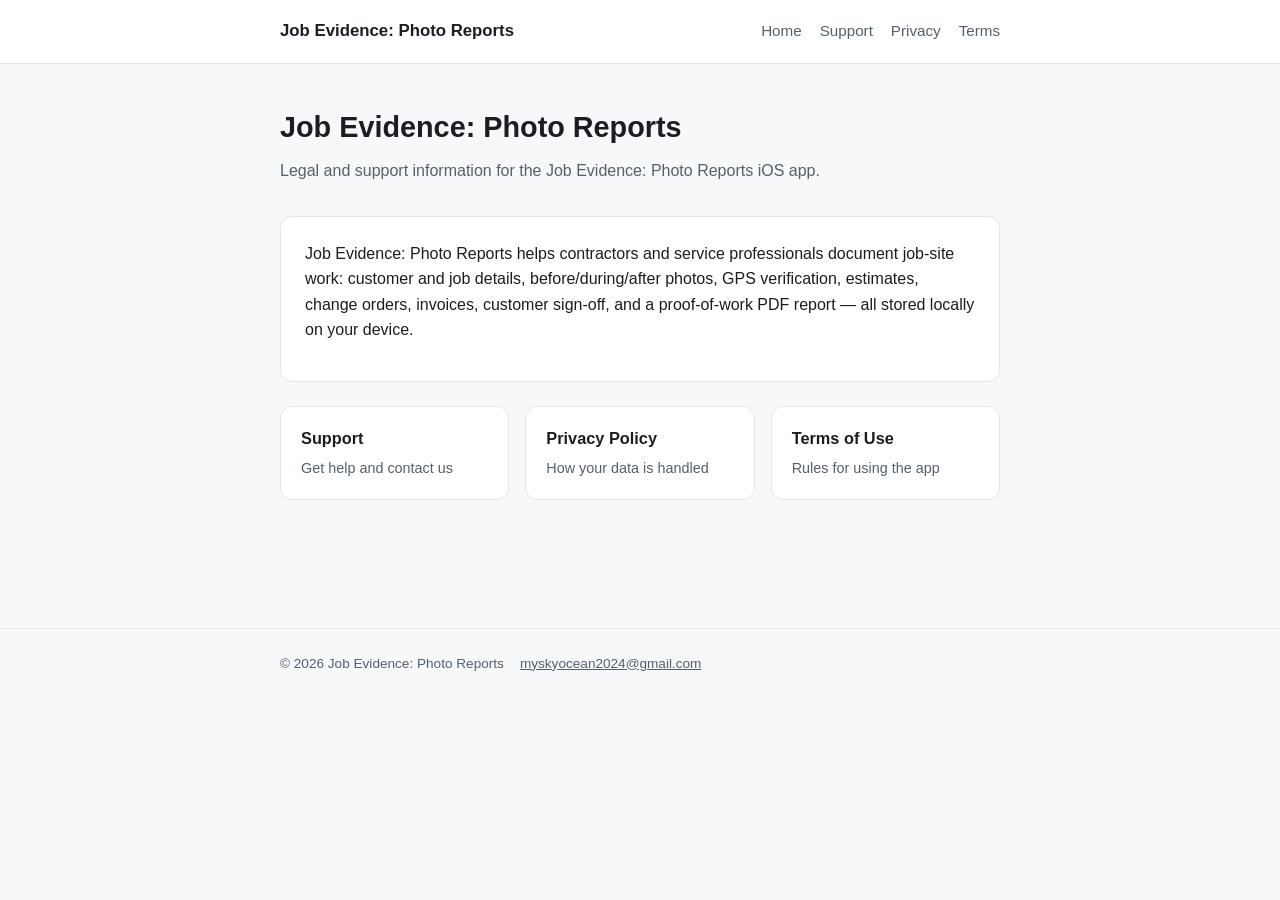
<file: index.html>
<!doctype html>
<html lang="en">
<head>
<meta charset="utf-8">
<meta name="viewport" content="width=device-width, initial-scale=1">
<title>Job Evidence: Photo Reports — Legal &amp; Support</title>
<link rel="stylesheet" href="assets/style.css">
</head>
<body>
<header class="site-header">
  <div class="site-header-inner">
    <a class="brand" href="index.html">Job Evidence: Photo Reports</a>
    <nav class="site-nav">
      <a href="index.html">Home</a>
      <a href="support/index.html">Support</a>
      <a href="privacy/index.html">Privacy</a>
      <a href="terms/index.html">Terms</a>
    </nav>
  </div>
</header>

<main>
  <h1>Job Evidence: Photo Reports</h1>
  <p class="subtitle">Legal and support information for the Job Evidence: Photo Reports iOS app.</p>

  <div class="card">
    <p>Job Evidence: Photo Reports helps contractors and service professionals document job-site work: customer and job details, before/during/after photos, GPS verification, estimates, change orders, invoices, customer sign-off, and a proof-of-work PDF report — all stored locally on your device.</p>
  </div>

  <div class="card-grid">
    <a class="card-link" href="support/index.html">
      <strong>Support</strong>
      <span>Get help and contact us</span>
    </a>
    <a class="card-link" href="privacy/index.html">
      <strong>Privacy Policy</strong>
      <span>How your data is handled</span>
    </a>
    <a class="card-link" href="terms/index.html">
      <strong>Terms of Use</strong>
      <span>Rules for using the app</span>
    </a>
  </div>
</main>

<footer class="site-footer">
  <div class="site-footer-inner">
    <span>&copy; 2026 Job Evidence: Photo Reports</span>
    <a href="mailto:myskyocean2024@gmail.com">myskyocean2024@gmail.com</a>
  </div>
</footer>
</body>
</html>
</file>
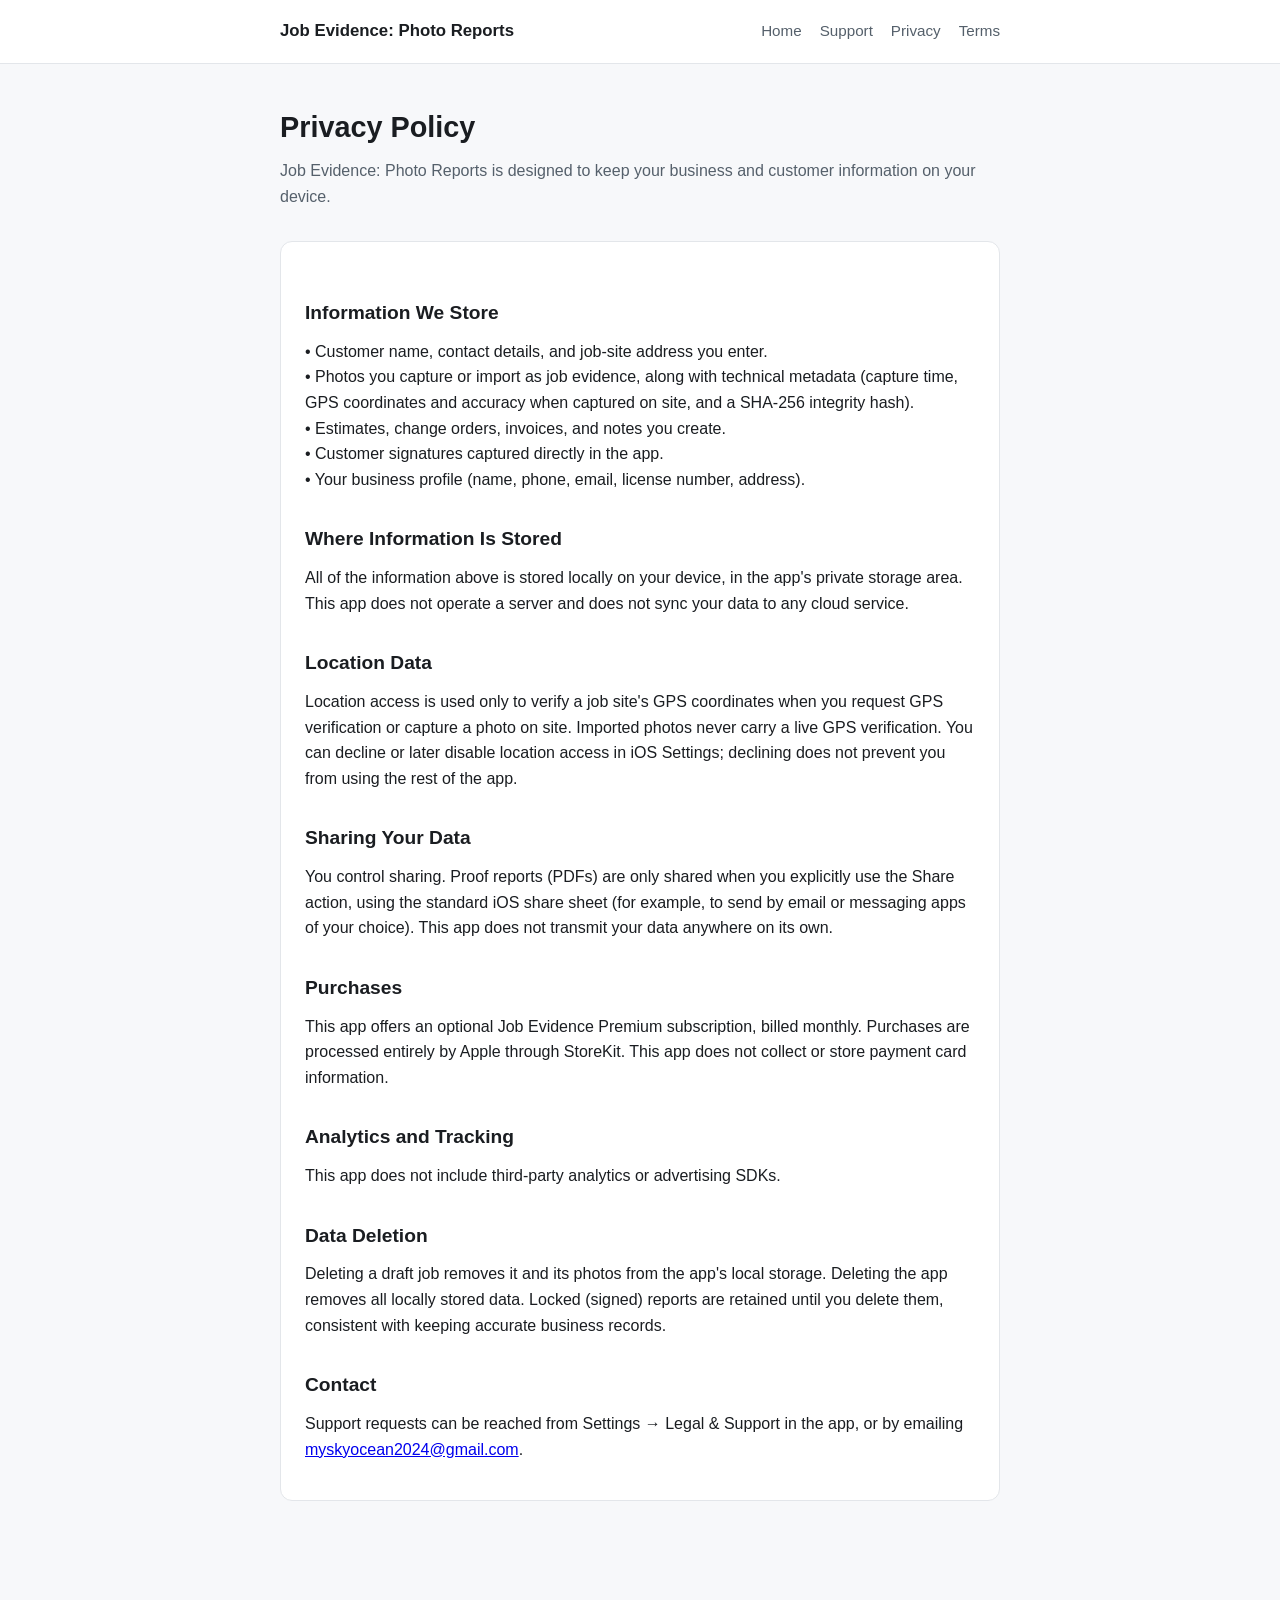
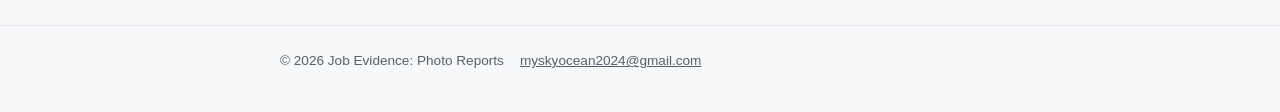
<file: privacy/index.html>
<!doctype html>
<html lang="en">
<head>
<meta charset="utf-8">
<meta name="viewport" content="width=device-width, initial-scale=1">
<title>Privacy Policy — Job Evidence: Photo Reports</title>
<link rel="stylesheet" href="../assets/style.css">
</head>
<body>
<header class="site-header">
  <div class="site-header-inner">
    <a class="brand" href="../index.html">Job Evidence: Photo Reports</a>
    <nav class="site-nav">
      <a href="../index.html">Home</a>
      <a href="../support/index.html">Support</a>
      <a href="../privacy/index.html">Privacy</a>
      <a href="../terms/index.html">Terms</a>
    </nav>
  </div>
</header>

<main>
  <h1>Privacy Policy</h1>
  <p class="subtitle">Job Evidence: Photo Reports is designed to keep your business and customer information on your device.</p>

  <div class="card">
    <h2>Information We Store</h2>
    <p>
      • Customer name, contact details, and job-site address you enter.<br>
      • Photos you capture or import as job evidence, along with technical metadata (capture time, GPS coordinates and accuracy when captured on site, and a SHA-256 integrity hash).<br>
      • Estimates, change orders, invoices, and notes you create.<br>
      • Customer signatures captured directly in the app.<br>
      • Your business profile (name, phone, email, license number, address).
    </p>

    <h2>Where Information Is Stored</h2>
    <p>All of the information above is stored locally on your device, in the app's private storage area. This app does not operate a server and does not sync your data to any cloud service.</p>

    <h2>Location Data</h2>
    <p>Location access is used only to verify a job site's GPS coordinates when you request GPS verification or capture a photo on site. Imported photos never carry a live GPS verification. You can decline or later disable location access in iOS Settings; declining does not prevent you from using the rest of the app.</p>

    <h2>Sharing Your Data</h2>
    <p>You control sharing. Proof reports (PDFs) are only shared when you explicitly use the Share action, using the standard iOS share sheet (for example, to send by email or messaging apps of your choice). This app does not transmit your data anywhere on its own.</p>

    <h2>Purchases</h2>
    <p>This app offers an optional Job Evidence Premium subscription, billed monthly. Purchases are processed entirely by Apple through StoreKit. This app does not collect or store payment card information.</p>

    <h2>Analytics and Tracking</h2>
    <p>This app does not include third-party analytics or advertising SDKs.</p>

    <h2>Data Deletion</h2>
    <p>Deleting a draft job removes it and its photos from the app's local storage. Deleting the app removes all locally stored data. Locked (signed) reports are retained until you delete them, consistent with keeping accurate business records.</p>

    <h2>Contact</h2>
    <p>Support requests can be reached from Settings → Legal &amp; Support in the app, or by emailing <a href="mailto:myskyocean2024@gmail.com">myskyocean2024@gmail.com</a>.</p>
  </div>
</main>

<footer class="site-footer">
  <div class="site-footer-inner">
    <span>&copy; 2026 Job Evidence: Photo Reports</span>
    <a href="mailto:myskyocean2024@gmail.com">myskyocean2024@gmail.com</a>
  </div>
</footer>
</body>
</html>
</file>
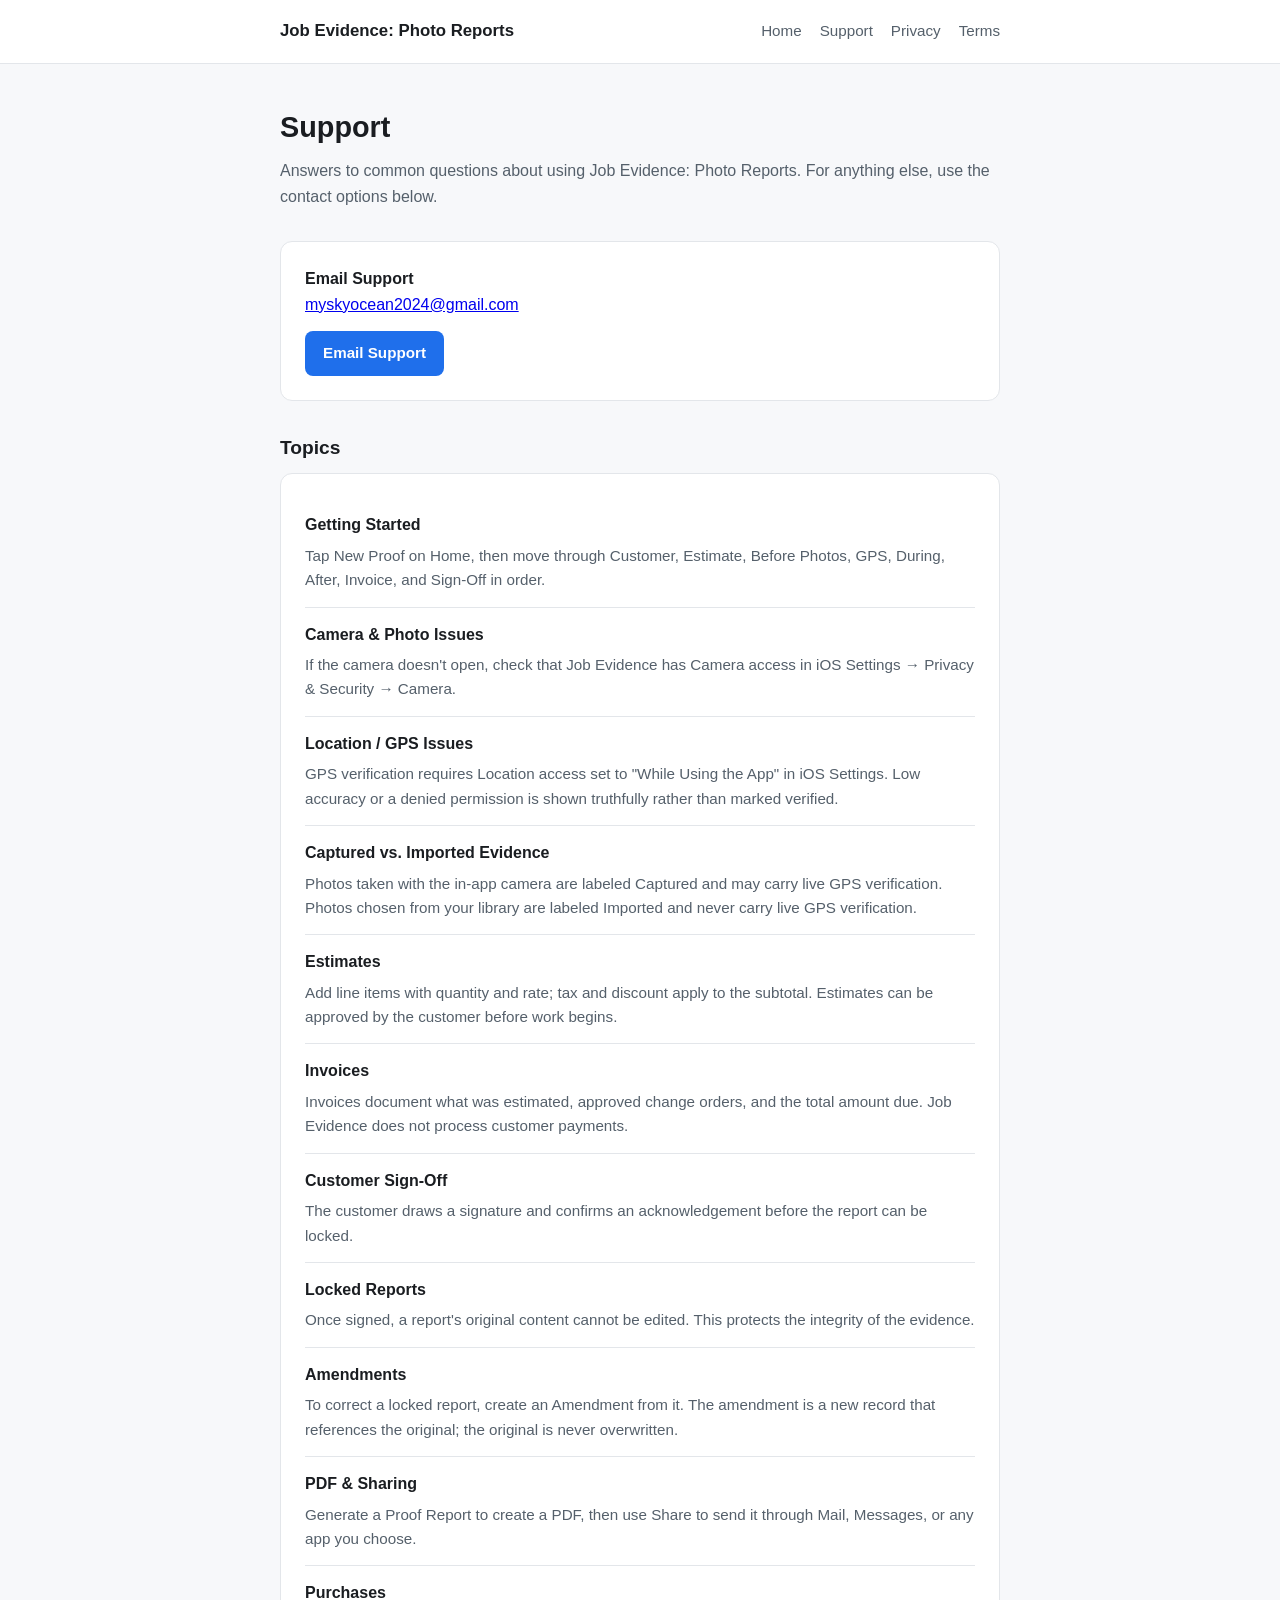
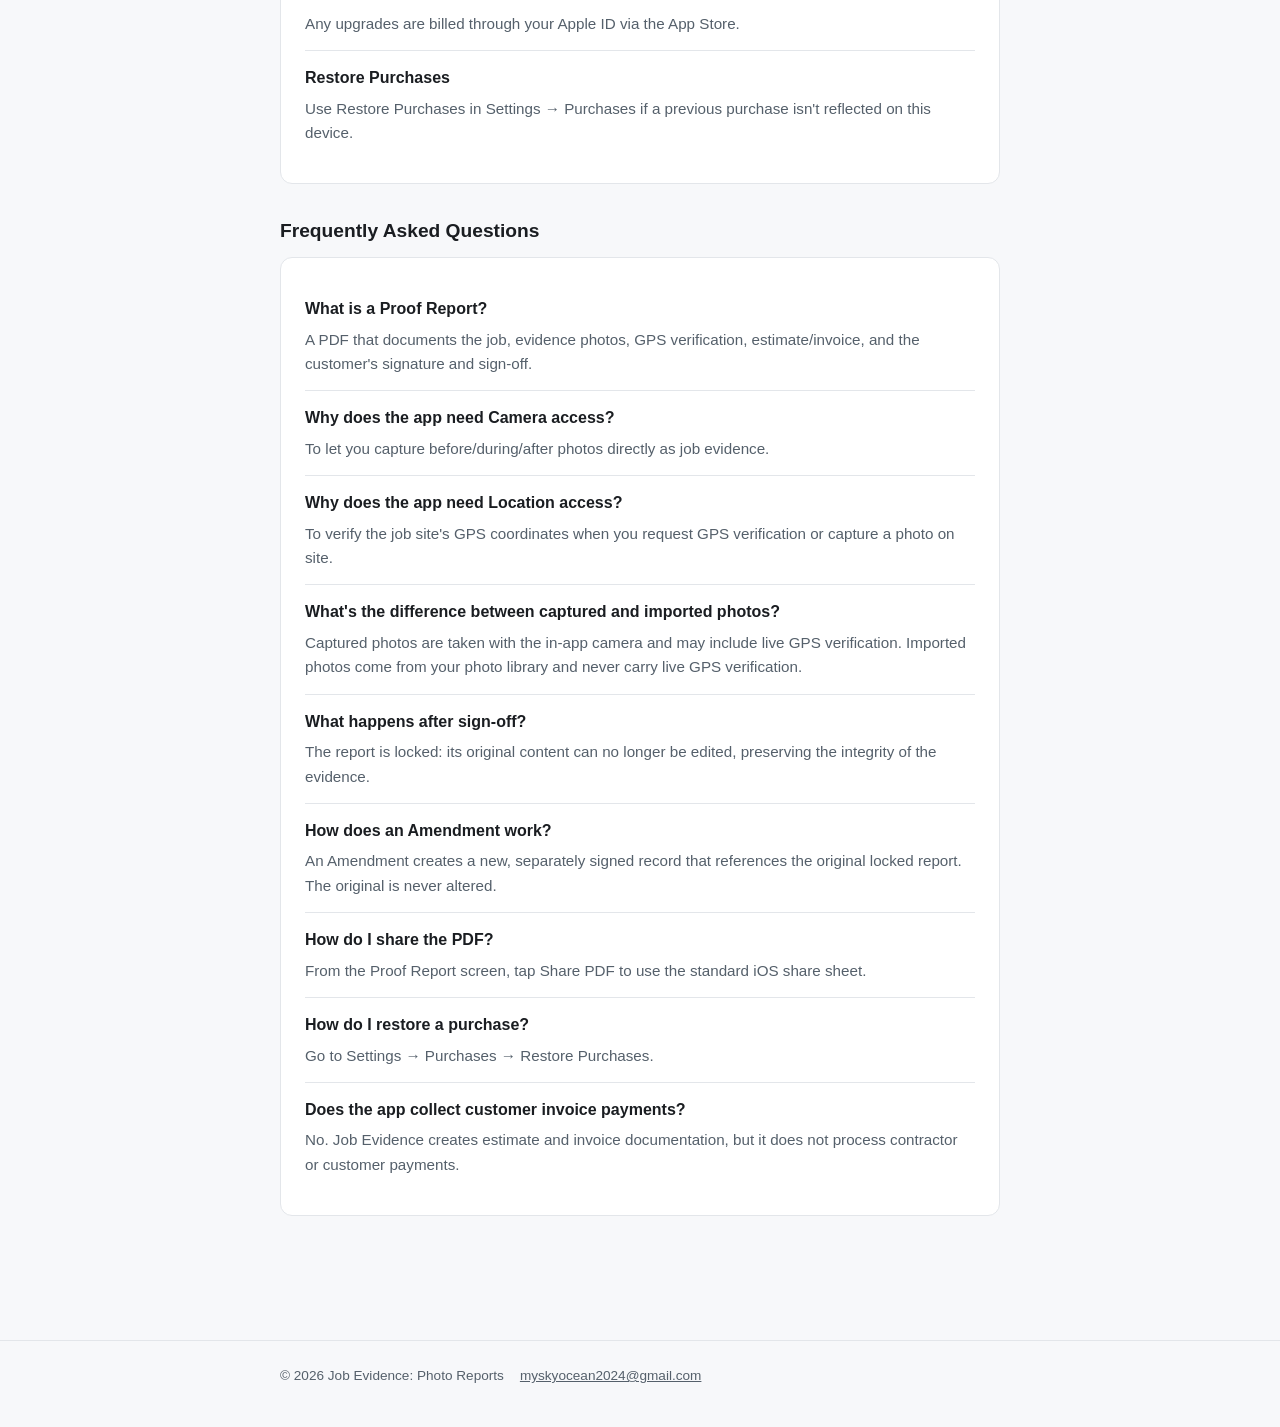
<file: support/index.html>
<!doctype html>
<html lang="en">
<head>
<meta charset="utf-8">
<meta name="viewport" content="width=device-width, initial-scale=1">
<title>Support — Job Evidence: Photo Reports</title>
<link rel="stylesheet" href="../assets/style.css">
</head>
<body>
<header class="site-header">
  <div class="site-header-inner">
    <a class="brand" href="../index.html">Job Evidence: Photo Reports</a>
    <nav class="site-nav">
      <a href="../index.html">Home</a>
      <a href="../support/index.html">Support</a>
      <a href="../privacy/index.html">Privacy</a>
      <a href="../terms/index.html">Terms</a>
    </nav>
  </div>
</header>

<main>
  <h1>Support</h1>
  <p class="subtitle">Answers to common questions about using Job Evidence: Photo Reports. For anything else, use the contact options below.</p>

  <div class="card">
    <strong>Email Support</strong>
    <p><a href="mailto:myskyocean2024@gmail.com">myskyocean2024@gmail.com</a></p>
    <a class="btn" href="mailto:myskyocean2024@gmail.com">Email Support</a>
  </div>

  <h2>Topics</h2>
  <div class="card">
    <div class="topic">
      <h3>Getting Started</h3>
      <p>Tap New Proof on Home, then move through Customer, Estimate, Before Photos, GPS, During, After, Invoice, and Sign-Off in order.</p>
    </div>
    <div class="topic">
      <h3>Camera &amp; Photo Issues</h3>
      <p>If the camera doesn't open, check that Job Evidence has Camera access in iOS Settings → Privacy &amp; Security → Camera.</p>
    </div>
    <div class="topic">
      <h3>Location / GPS Issues</h3>
      <p>GPS verification requires Location access set to "While Using the App" in iOS Settings. Low accuracy or a denied permission is shown truthfully rather than marked verified.</p>
    </div>
    <div class="topic">
      <h3>Captured vs. Imported Evidence</h3>
      <p>Photos taken with the in-app camera are labeled Captured and may carry live GPS verification. Photos chosen from your library are labeled Imported and never carry live GPS verification.</p>
    </div>
    <div class="topic">
      <h3>Estimates</h3>
      <p>Add line items with quantity and rate; tax and discount apply to the subtotal. Estimates can be approved by the customer before work begins.</p>
    </div>
    <div class="topic">
      <h3>Invoices</h3>
      <p>Invoices document what was estimated, approved change orders, and the total amount due. Job Evidence does not process customer payments.</p>
    </div>
    <div class="topic">
      <h3>Customer Sign-Off</h3>
      <p>The customer draws a signature and confirms an acknowledgement before the report can be locked.</p>
    </div>
    <div class="topic">
      <h3>Locked Reports</h3>
      <p>Once signed, a report's original content cannot be edited. This protects the integrity of the evidence.</p>
    </div>
    <div class="topic">
      <h3>Amendments</h3>
      <p>To correct a locked report, create an Amendment from it. The amendment is a new record that references the original; the original is never overwritten.</p>
    </div>
    <div class="topic">
      <h3>PDF &amp; Sharing</h3>
      <p>Generate a Proof Report to create a PDF, then use Share to send it through Mail, Messages, or any app you choose.</p>
    </div>
    <div class="topic">
      <h3>Purchases</h3>
      <p>Any upgrades are billed through your Apple ID via the App Store.</p>
    </div>
    <div class="topic">
      <h3>Restore Purchases</h3>
      <p>Use Restore Purchases in Settings → Purchases if a previous purchase isn't reflected on this device.</p>
    </div>
  </div>

  <h2>Frequently Asked Questions</h2>
  <div class="card">
    <div class="topic">
      <h3>What is a Proof Report?</h3>
      <p>A PDF that documents the job, evidence photos, GPS verification, estimate/invoice, and the customer's signature and sign-off.</p>
    </div>
    <div class="topic">
      <h3>Why does the app need Camera access?</h3>
      <p>To let you capture before/during/after photos directly as job evidence.</p>
    </div>
    <div class="topic">
      <h3>Why does the app need Location access?</h3>
      <p>To verify the job site's GPS coordinates when you request GPS verification or capture a photo on site.</p>
    </div>
    <div class="topic">
      <h3>What's the difference between captured and imported photos?</h3>
      <p>Captured photos are taken with the in-app camera and may include live GPS verification. Imported photos come from your photo library and never carry live GPS verification.</p>
    </div>
    <div class="topic">
      <h3>What happens after sign-off?</h3>
      <p>The report is locked: its original content can no longer be edited, preserving the integrity of the evidence.</p>
    </div>
    <div class="topic">
      <h3>How does an Amendment work?</h3>
      <p>An Amendment creates a new, separately signed record that references the original locked report. The original is never altered.</p>
    </div>
    <div class="topic">
      <h3>How do I share the PDF?</h3>
      <p>From the Proof Report screen, tap Share PDF to use the standard iOS share sheet.</p>
    </div>
    <div class="topic">
      <h3>How do I restore a purchase?</h3>
      <p>Go to Settings → Purchases → Restore Purchases.</p>
    </div>
    <div class="topic">
      <h3>Does the app collect customer invoice payments?</h3>
      <p>No. Job Evidence creates estimate and invoice documentation, but it does not process contractor or customer payments.</p>
    </div>
  </div>
</main>

<footer class="site-footer">
  <div class="site-footer-inner">
    <span>&copy; 2026 Job Evidence: Photo Reports</span>
    <a href="mailto:myskyocean2024@gmail.com">myskyocean2024@gmail.com</a>
  </div>
</footer>
</body>
</html>
</file>
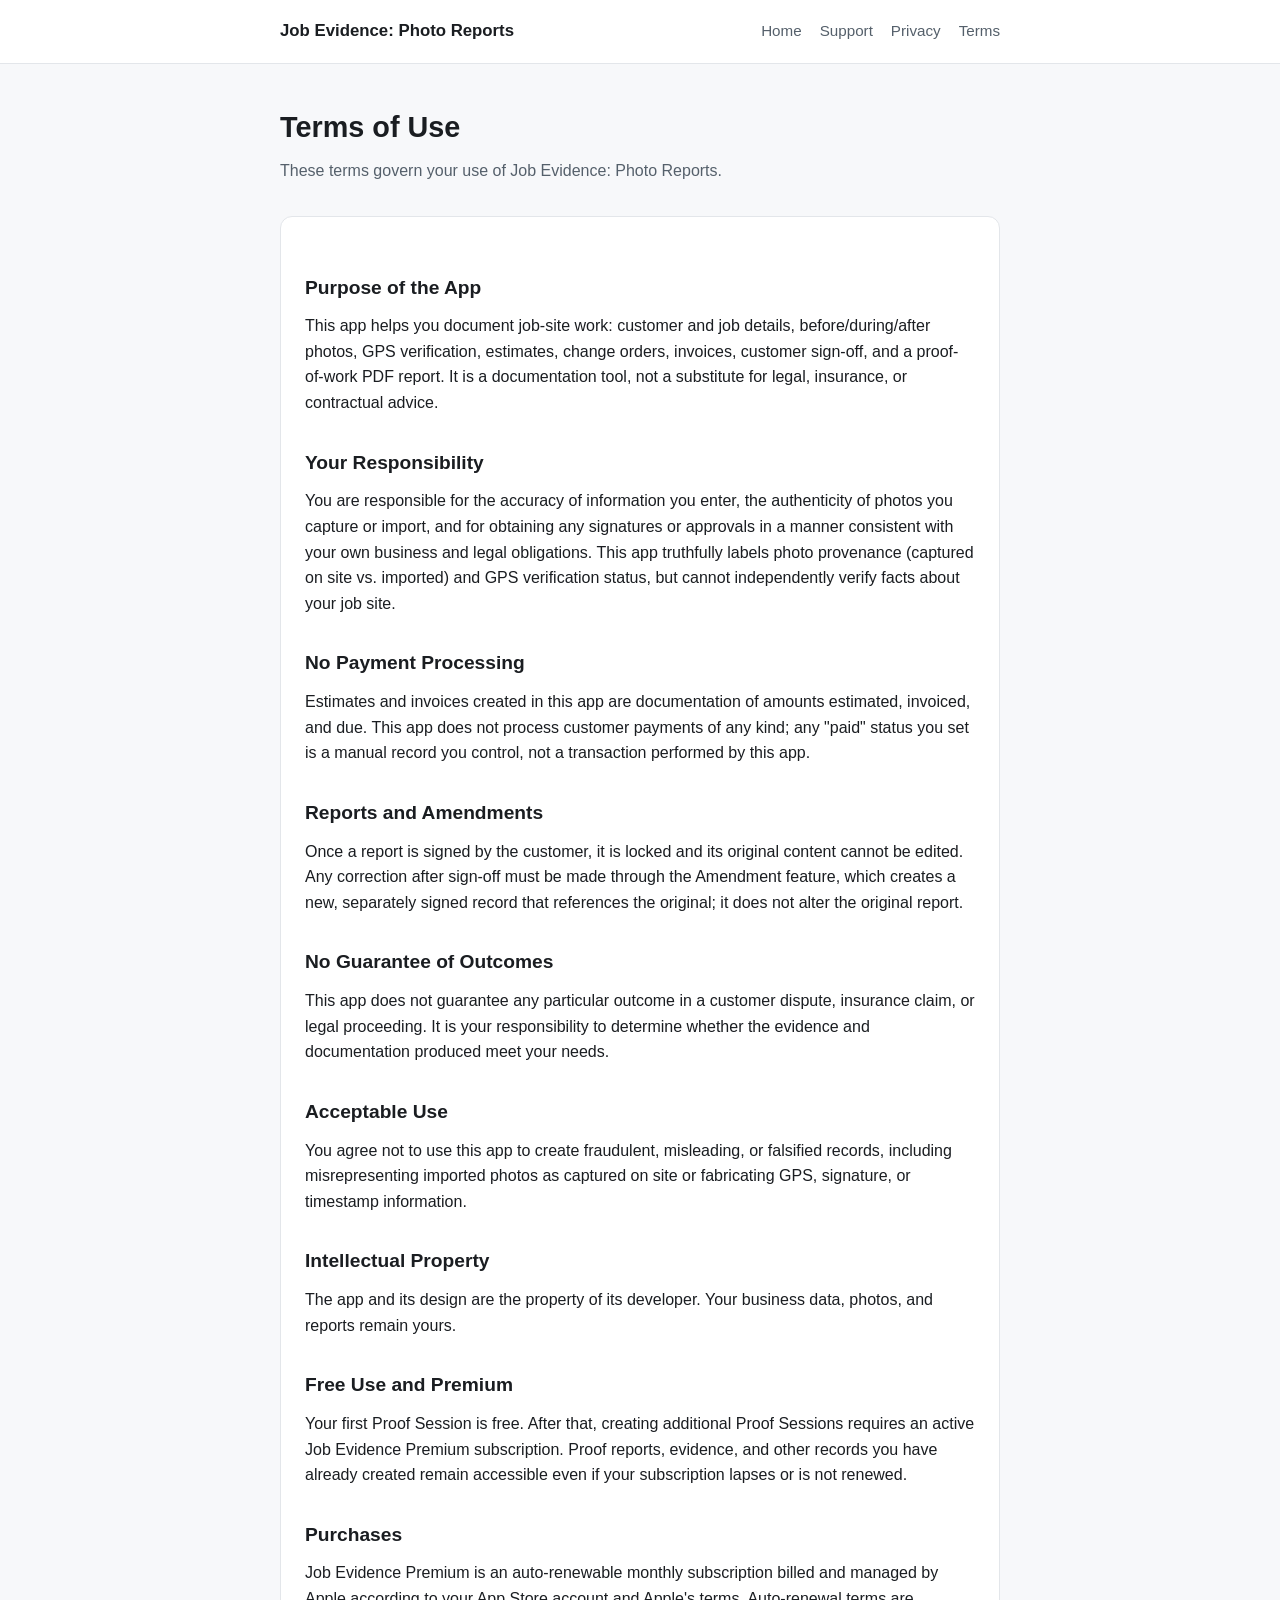
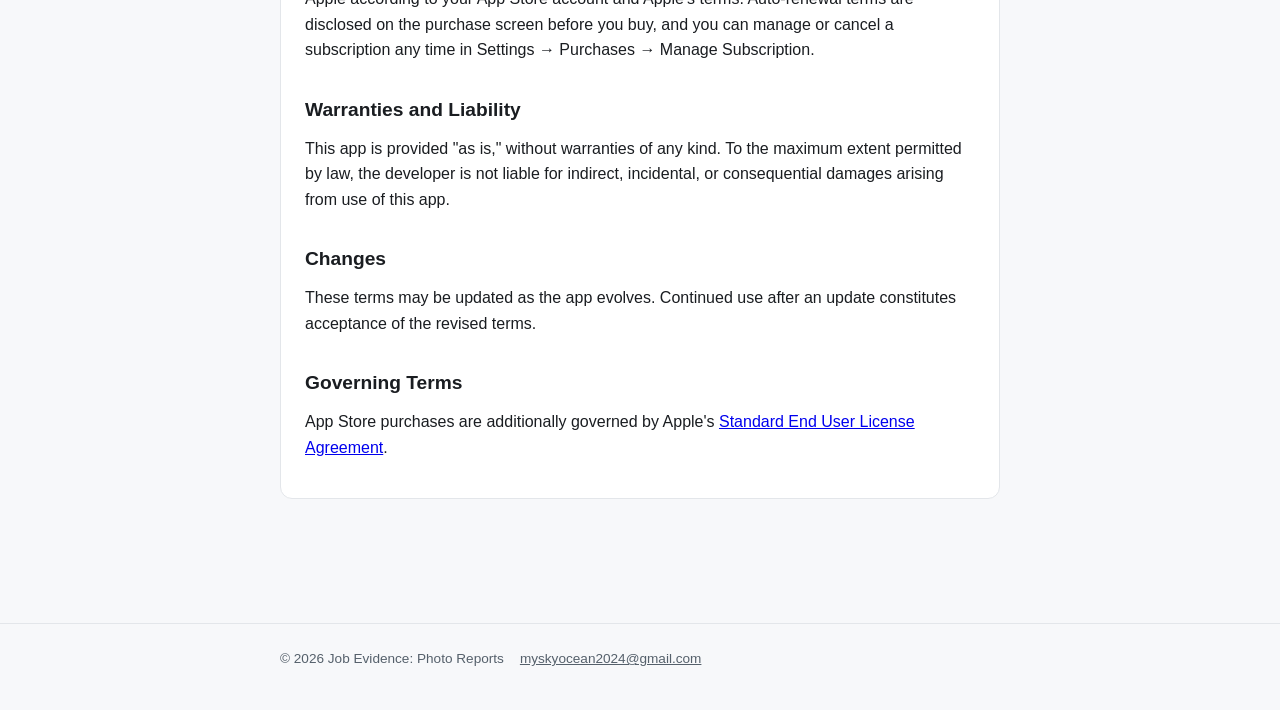
<file: terms/index.html>
<!doctype html>
<html lang="en">
<head>
<meta charset="utf-8">
<meta name="viewport" content="width=device-width, initial-scale=1">
<title>Terms of Use — Job Evidence: Photo Reports</title>
<link rel="stylesheet" href="../assets/style.css">
</head>
<body>
<header class="site-header">
  <div class="site-header-inner">
    <a class="brand" href="../index.html">Job Evidence: Photo Reports</a>
    <nav class="site-nav">
      <a href="../index.html">Home</a>
      <a href="../support/index.html">Support</a>
      <a href="../privacy/index.html">Privacy</a>
      <a href="../terms/index.html">Terms</a>
    </nav>
  </div>
</header>

<main>
  <h1>Terms of Use</h1>
  <p class="subtitle">These terms govern your use of Job Evidence: Photo Reports.</p>

  <div class="card">
    <h2>Purpose of the App</h2>
    <p>This app helps you document job-site work: customer and job details, before/during/after photos, GPS verification, estimates, change orders, invoices, customer sign-off, and a proof-of-work PDF report. It is a documentation tool, not a substitute for legal, insurance, or contractual advice.</p>

    <h2>Your Responsibility</h2>
    <p>You are responsible for the accuracy of information you enter, the authenticity of photos you capture or import, and for obtaining any signatures or approvals in a manner consistent with your own business and legal obligations. This app truthfully labels photo provenance (captured on site vs. imported) and GPS verification status, but cannot independently verify facts about your job site.</p>

    <h2>No Payment Processing</h2>
    <p>Estimates and invoices created in this app are documentation of amounts estimated, invoiced, and due. This app does not process customer payments of any kind; any "paid" status you set is a manual record you control, not a transaction performed by this app.</p>

    <h2>Reports and Amendments</h2>
    <p>Once a report is signed by the customer, it is locked and its original content cannot be edited. Any correction after sign-off must be made through the Amendment feature, which creates a new, separately signed record that references the original; it does not alter the original report.</p>

    <h2>No Guarantee of Outcomes</h2>
    <p>This app does not guarantee any particular outcome in a customer dispute, insurance claim, or legal proceeding. It is your responsibility to determine whether the evidence and documentation produced meet your needs.</p>

    <h2>Acceptable Use</h2>
    <p>You agree not to use this app to create fraudulent, misleading, or falsified records, including misrepresenting imported photos as captured on site or fabricating GPS, signature, or timestamp information.</p>

    <h2>Intellectual Property</h2>
    <p>The app and its design are the property of its developer. Your business data, photos, and reports remain yours.</p>

    <h2>Free Use and Premium</h2>
    <p>Your first Proof Session is free. After that, creating additional Proof Sessions requires an active Job Evidence Premium subscription. Proof reports, evidence, and other records you have already created remain accessible even if your subscription lapses or is not renewed.</p>

    <h2>Purchases</h2>
    <p>Job Evidence Premium is an auto-renewable monthly subscription billed and managed by Apple according to your App Store account and Apple's terms. Auto-renewal terms are disclosed on the purchase screen before you buy, and you can manage or cancel a subscription any time in Settings → Purchases → Manage Subscription.</p>

    <h2>Warranties and Liability</h2>
    <p>This app is provided "as is," without warranties of any kind. To the maximum extent permitted by law, the developer is not liable for indirect, incidental, or consequential damages arising from use of this app.</p>

    <h2>Changes</h2>
    <p>These terms may be updated as the app evolves. Continued use after an update constitutes acceptance of the revised terms.</p>

    <h2>Governing Terms</h2>
    <p>App Store purchases are additionally governed by Apple's <a href="https://www.apple.com/legal/internet-services/itunes/dev/stdeula/" target="_blank" rel="noopener">Standard End User License Agreement</a>.</p>
  </div>
</main>

<footer class="site-footer">
  <div class="site-footer-inner">
    <span>&copy; 2026 Job Evidence: Photo Reports</span>
    <a href="mailto:myskyocean2024@gmail.com">myskyocean2024@gmail.com</a>
  </div>
</footer>
</body>
</html>
</file>
<file: assets/style.css>
:root {
  --bg: #f7f8fa;
  --surface: #ffffff;
  --text: #1a1d21;
  --text-muted: #55606b;
  --border: #e3e6ea;
  --accent: #1f6feb;
  --accent-hover: #185ac4;
  --max-width: 760px;
}

@media (prefers-color-scheme: dark) {
  :root {
    --bg: #0f1216;
    --surface: #171b21;
    --text: #eef1f4;
    --text-muted: #a3adb8;
    --border: #2a2f37;
    --accent: #5b9bff;
    --accent-hover: #7cadff;
  }
}

* {
  box-sizing: border-box;
}

html {
  -webkit-text-size-adjust: 100%;
}

body {
  margin: 0;
  padding: 0;
  background: var(--bg);
  color: var(--text);
  font-family: -apple-system, BlinkMacSystemFont, "Segoe UI", Roboto, Helvetica, Arial, sans-serif;
  line-height: 1.6;
  overflow-x: hidden;
}

.site-header {
  border-bottom: 1px solid var(--border);
  background: var(--surface);
}

.site-header-inner {
  max-width: var(--max-width);
  margin: 0 auto;
  padding: 18px 20px;
  display: flex;
  align-items: center;
  justify-content: space-between;
  flex-wrap: wrap;
  gap: 12px;
}

.brand {
  font-weight: 700;
  font-size: 1.05rem;
  color: var(--text);
  text-decoration: none;
}

nav.site-nav {
  display: flex;
  gap: 18px;
  flex-wrap: wrap;
}

nav.site-nav a {
  color: var(--text-muted);
  text-decoration: none;
  font-size: 0.95rem;
}

nav.site-nav a:hover,
nav.site-nav a:focus {
  color: var(--accent);
}

main {
  max-width: var(--max-width);
  margin: 0 auto;
  padding: 40px 20px 64px;
}

h1 {
  font-size: 1.8rem;
  margin: 0 0 8px;
}

h2 {
  font-size: 1.2rem;
  margin: 32px 0 10px;
}

p {
  margin: 0 0 14px;
  color: var(--text);
  word-wrap: break-word;
  overflow-wrap: break-word;
}

.subtitle {
  color: var(--text-muted);
  margin-bottom: 32px;
}

.card {
  background: var(--surface);
  border: 1px solid var(--border);
  border-radius: 12px;
  padding: 24px;
  margin-bottom: 20px;
}

.card-grid {
  display: grid;
  grid-template-columns: repeat(auto-fit, minmax(200px, 1fr));
  gap: 16px;
  margin: 24px 0;
}

.card-link {
  display: block;
  background: var(--surface);
  border: 1px solid var(--border);
  border-radius: 12px;
  padding: 18px 20px;
  text-decoration: none;
  color: var(--text);
}

.card-link:hover,
.card-link:focus {
  border-color: var(--accent);
}

.card-link strong {
  display: block;
  margin-bottom: 4px;
  font-size: 1.02rem;
}

.card-link span {
  color: var(--text-muted);
  font-size: 0.9rem;
}

.btn {
  display: inline-block;
  background: var(--accent);
  color: #fff;
  text-decoration: none;
  padding: 10px 18px;
  border-radius: 8px;
  font-weight: 600;
  font-size: 0.95rem;
}

.btn:hover,
.btn:focus {
  background: var(--accent-hover);
}

.topic {
  border-bottom: 1px solid var(--border);
  padding: 14px 0;
}

.topic:last-child {
  border-bottom: none;
}

.topic h3 {
  margin: 0 0 6px;
  font-size: 1rem;
}

.topic p {
  margin: 0;
  color: var(--text-muted);
  font-size: 0.95rem;
}

.doc-body {
  white-space: pre-wrap;
  font-size: 0.98rem;
}

footer.site-footer {
  border-top: 1px solid var(--border);
  margin-top: 40px;
}

.site-footer-inner {
  max-width: var(--max-width);
  margin: 0 auto;
  padding: 24px 20px 40px;
  color: var(--text-muted);
  font-size: 0.85rem;
  display: flex;
  flex-wrap: wrap;
  gap: 8px 16px;
}

.site-footer-inner a {
  color: var(--text-muted);
}

img, svg {
  max-width: 100%;
}

@media (max-width: 480px) {
  h1 {
    font-size: 1.5rem;
  }
  main {
    padding: 28px 16px 48px;
  }
}
</file>
